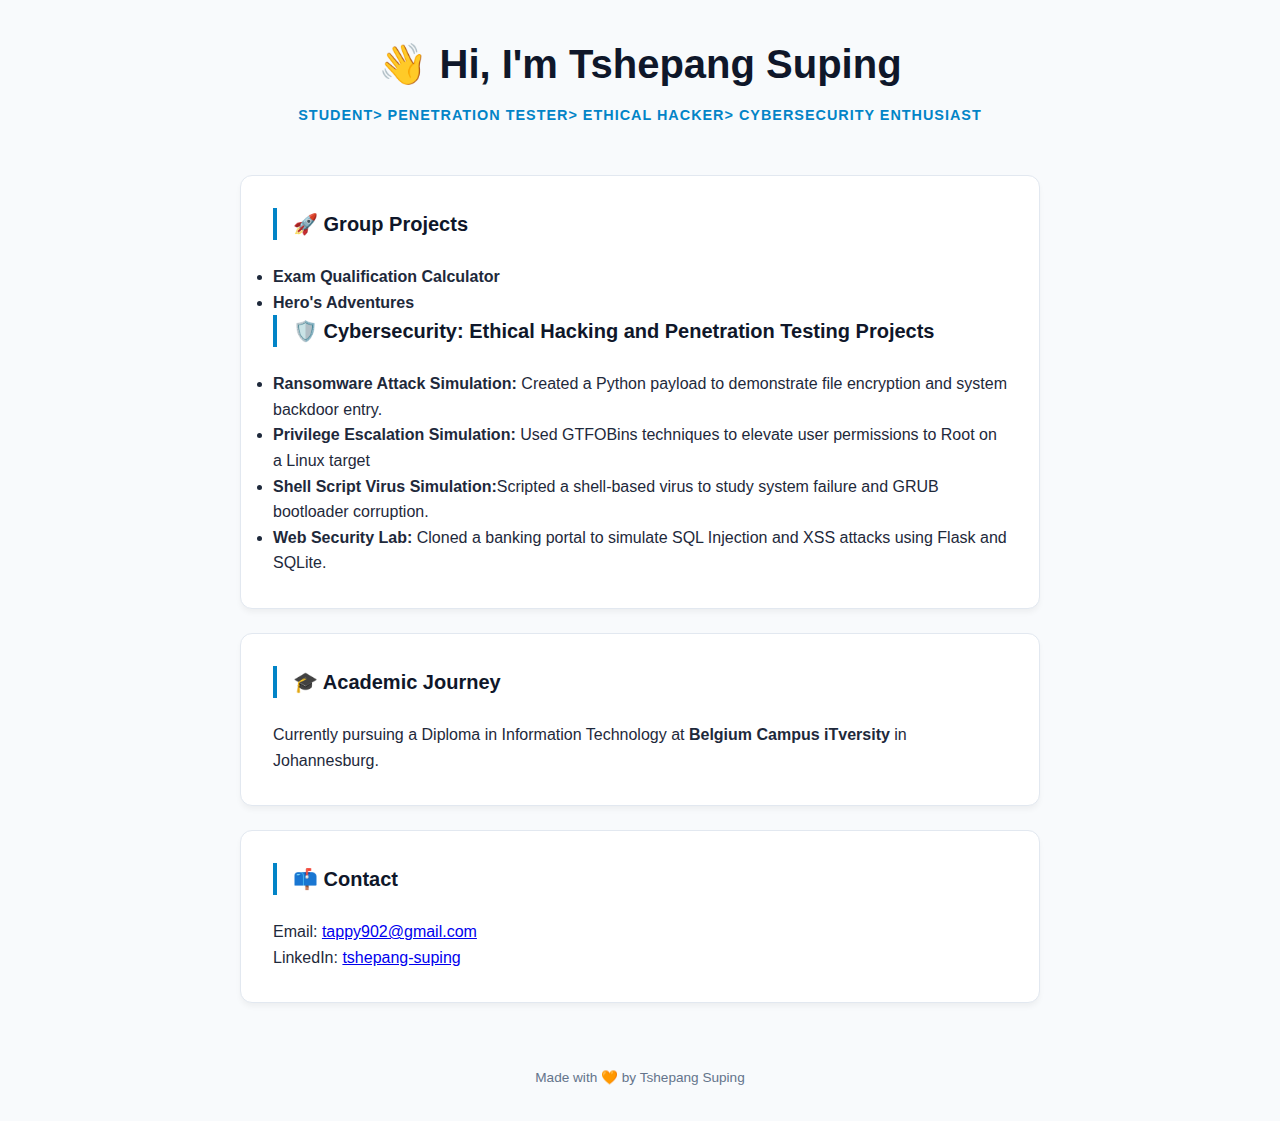
<file: index.html>
<!DOCTYPE html>
<html lang="en">
<head>
  <meta charset="UTF-8" />
  <meta name="viewport" content="width=device-width, initial-scale=1.0" />
  <title>Tshepang Suping | Portfolio</title>
  <link rel="stylesheet" href="style.css" />
  <link rel="preconnect" href="https://fonts.googleapis.com" />
  <link href="https://fonts.googleapis.com/css2?family=Quicksand:wght@400;600&display=swap" rel="stylesheet">
</head>
<body>
  <header>
    <h1>👋 Hi, I'm Tshepang Suping</h1>
    <p class="subtitle">Student> Penetration Tester> Ethical Hacker> Cybersecurity Enthusiast</p>
  </header>

  <main>
    <section class="card">
      <h2>🚀 Group Projects</h2>
      <ul>
        <li><strong>Exam Qualification Calculator</strong> </li>
        <li><strong>Hero's Adventures</strong> </li>
      </ul>
      <h2> 🛡️ Cybersecurity: Ethical Hacking and Penetration Testing Projects </h2>
      <ul>
          <li><strong> Ransomware Attack Simulation:</strong> Created a Python payload to demonstrate file encryption and system backdoor entry.</li>
          <li><strong> Privilege Escalation Simulation:</strong> Used GTFOBins techniques to elevate user permissions to Root on a Linux target</li>
          <li><strong> Shell Script Virus Simulation:</strong>Scripted a shell-based virus to study system failure and GRUB bootloader corruption.</li>
          <li><strong> Web Security Lab: </strong> Cloned a banking portal to simulate SQL Injection and XSS attacks using Flask and SQLite. </li>

      </ul>

    </section>

    <section class="card">
      <h2>🎓 Academic Journey</h2>
      <p>Currently pursuing a Diploma in Information Technology at <strong>Belgium Campus iTversity </strong> in Johannesburg.</p>
    </section>

    <section class="card">
      <h2>📫 Contact</h2>
      <p>Email: <a href="mailto:tappy902@gmail.com">tappy902@gmail.com</a></p>
      <p>LinkedIn: <a href="https://www.linkedin.com/in/tshepang-suping-573308345" target="_blank">tshepang-suping</a></p>
    </section>
  </main>

  <footer>
    <p>Made with 🧡 by Tshepang Suping</p>
  </footer>
</body>
</html>
</file>
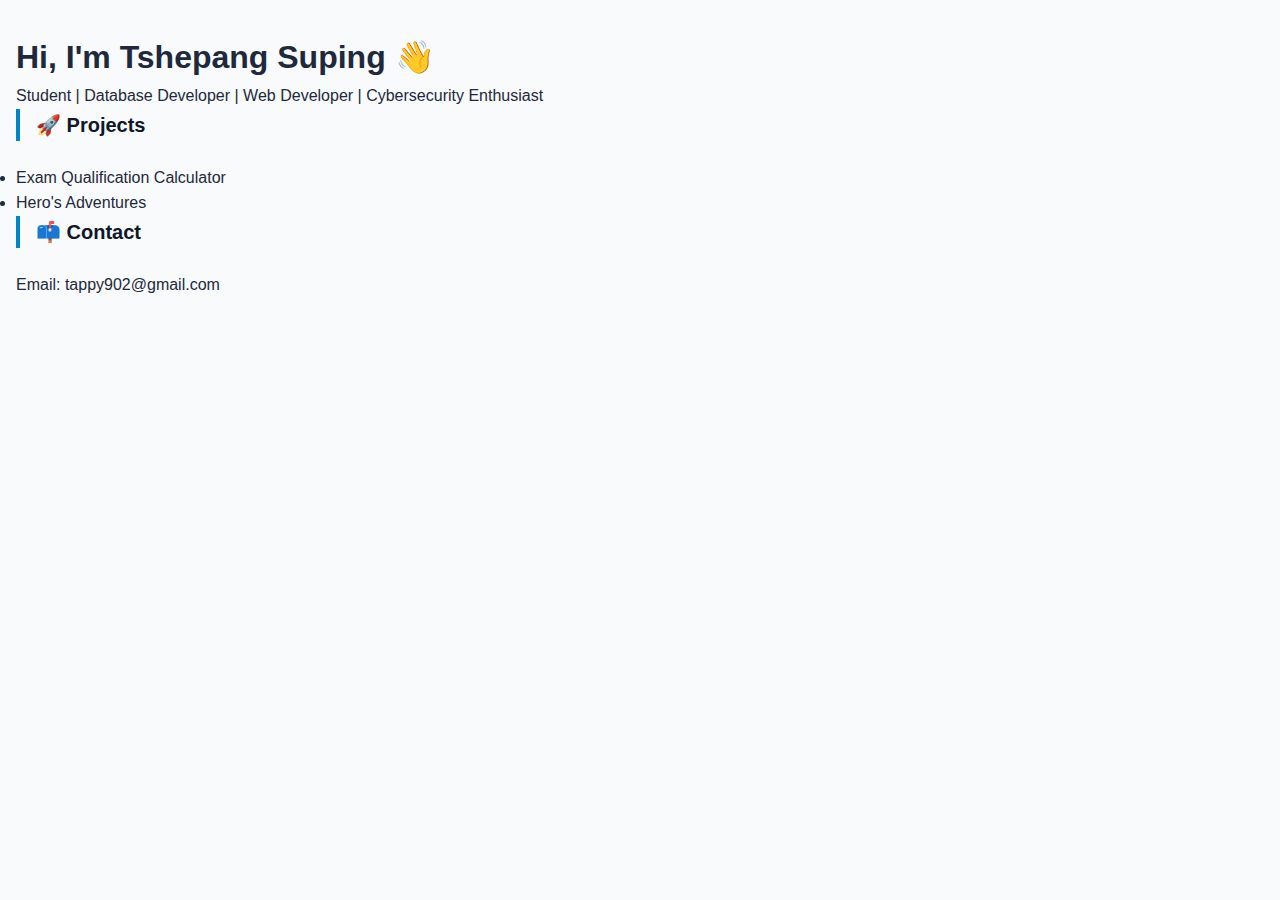
<file: digital index.html>
<!DOCTYPE html>
<html lang="en">
<head>
    <meta charset="UTF-8">
    <title>Tshepang Suping | Portfolio</title>
    <link rel="stylesheet" href="style.css">
</head>
<body>
    <h1>Hi, I'm Tshepang Suping 👋</h1>
    <p>Student | Database Developer | Web Developer | Cybersecurity Enthusiast</p>
    <h2>🚀 Projects</h2>
    <ul>
        <li>Exam Qualification Calculator</li>
        <li>Hero's Adventures </li>
    </ul>
    <h2>📫 Contact</h2>
    <p>Email: tappy902@gmail.com</p>
</body>
</html>
</file>
<file: style.css>
/* General Reset & Variables */
:root {
  --primary-bg: #f8fafc;        /* Light grayish-white */
  --card-bg: #ffffff;           /* Pure white */
  --accent-blue: #0284c7;       /* Professional Blue */
  --text-main: #1e293b;         /* Deep Slate */
  --text-muted: #64748b;        /* Muted Gray */
  --border-color: #e2e8f0;      /* Soft border */
}

* {
  box-sizing: border-box;
  margin: 0;
  padding: 0;
}

body {
  font-family: 'Inter', sans-serif;
  background-color: var(--primary-bg);
  color: var(--text-main);
  line-height: 1.6;
  padding: 2rem 1rem;
}

/* Header & Navigation */
header {
  max-width: 800px;
  margin: 0 auto 3rem auto;
  text-align: center;
}

header h1 {
  font-size: 2.5rem;
  font-weight: 700;
  color: #0f172a;
  margin-bottom: 0.5rem;
}

.subtitle {
  color: var(--accent-blue);
  font-weight: 600;
  text-transform: uppercase;
  letter-spacing: 1px;
  font-size: 0.9rem;
  margin-bottom: 1rem;
}

.social-links a {
  text-decoration: none;
  color: var(--text-muted);
  font-weight: 500;
  transition: color 0.3s;
}

.social-links a:hover {
  color: var(--accent-blue);
}

/* Main Content Cards */
main {
  max-width: 800px;
  margin: 0 auto;
}

.card {
  background: var(--card-bg);
  border: 1px solid var(--border-color);
  border-radius: 12px;
  padding: 2rem;
  margin-bottom: 1.5rem;
  box-shadow: 0 4px 6px -1px rgba(0, 0, 0, 0.05);
}

h2 {
  font-size: 1.25rem;
  border-left: 4px solid var(--accent-blue);
  padding-left: 1rem;
  margin-bottom: 1.5rem;
  color: #0f172a;
}

/* Skills Grid */
.skills-grid {
  display: flex;
  flex-direction: column;
  gap: 0.75rem;
  font-size: 0.95rem;
}

.skills-grid span {
  background: #f1f5f9;
  padding: 0.5rem 1rem;
  border-radius: 6px;
}

/* Project List */
.project-list {
  list-style: none;
}

.project-list li {
  margin-bottom: 2rem;
  padding-bottom: 1rem;
  border-bottom: 1px solid #f1f5f9;
}

.project-list li:last-child {
  border-bottom: none;
}

.project-list strong {
  display: block;
  font-size: 1.1rem;
  margin-bottom: 0.25rem;
}

.project-list p {
  color: var(--text-muted);
  margin-bottom: 1rem;
  font-size: 0.95rem;
}

/* Professional Button Link */
.btn-link {
  display: inline-block;
  background: var(--accent-blue);
  color: white;
  text-decoration: none;
  padding: 0.5rem 1rem;
  border-radius: 6px;
  font-size: 0.85rem;
  font-weight: 600;
  transition: opacity 0.3s;
}

.btn-link:hover {
  opacity: 0.9;
}

/* Footer */
footer {
  text-align: center;
  margin-top: 4rem;
  color: var(--text-muted);
  font-size: 0.85rem;
}
</file>
